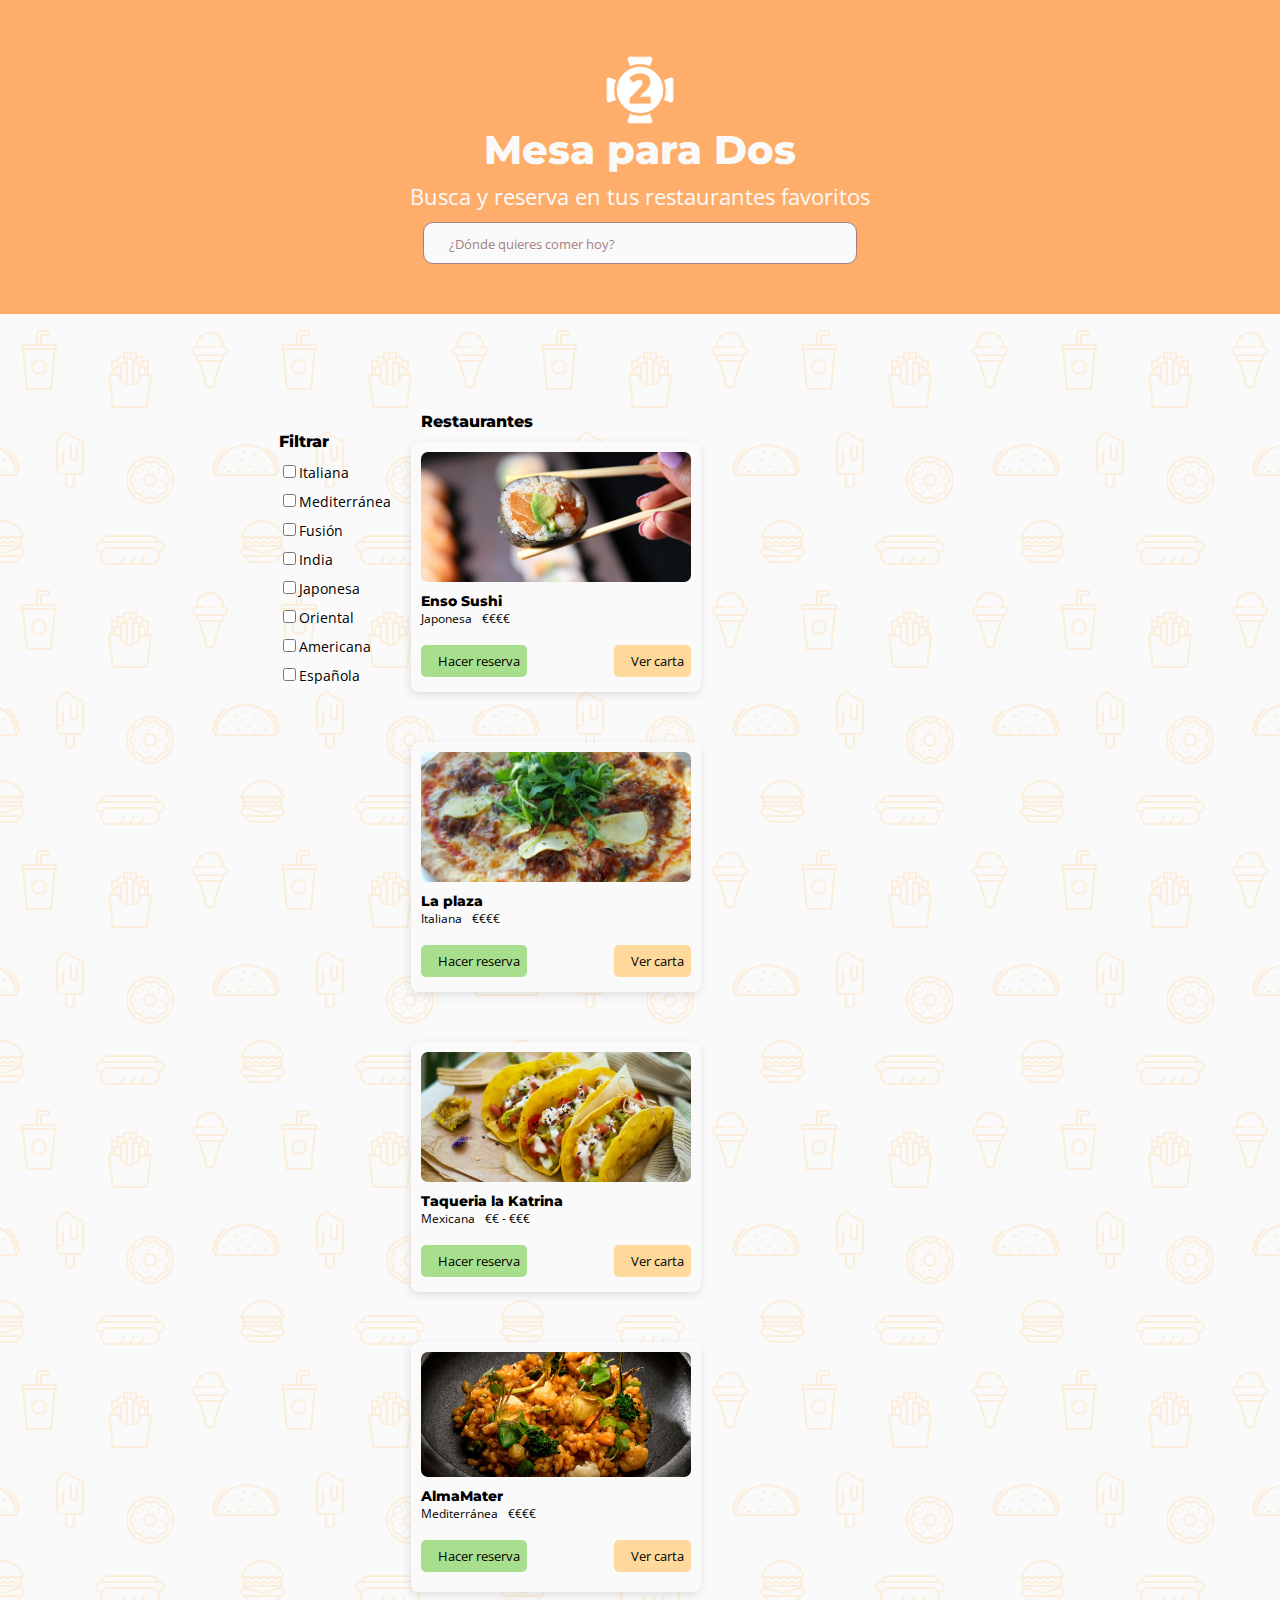
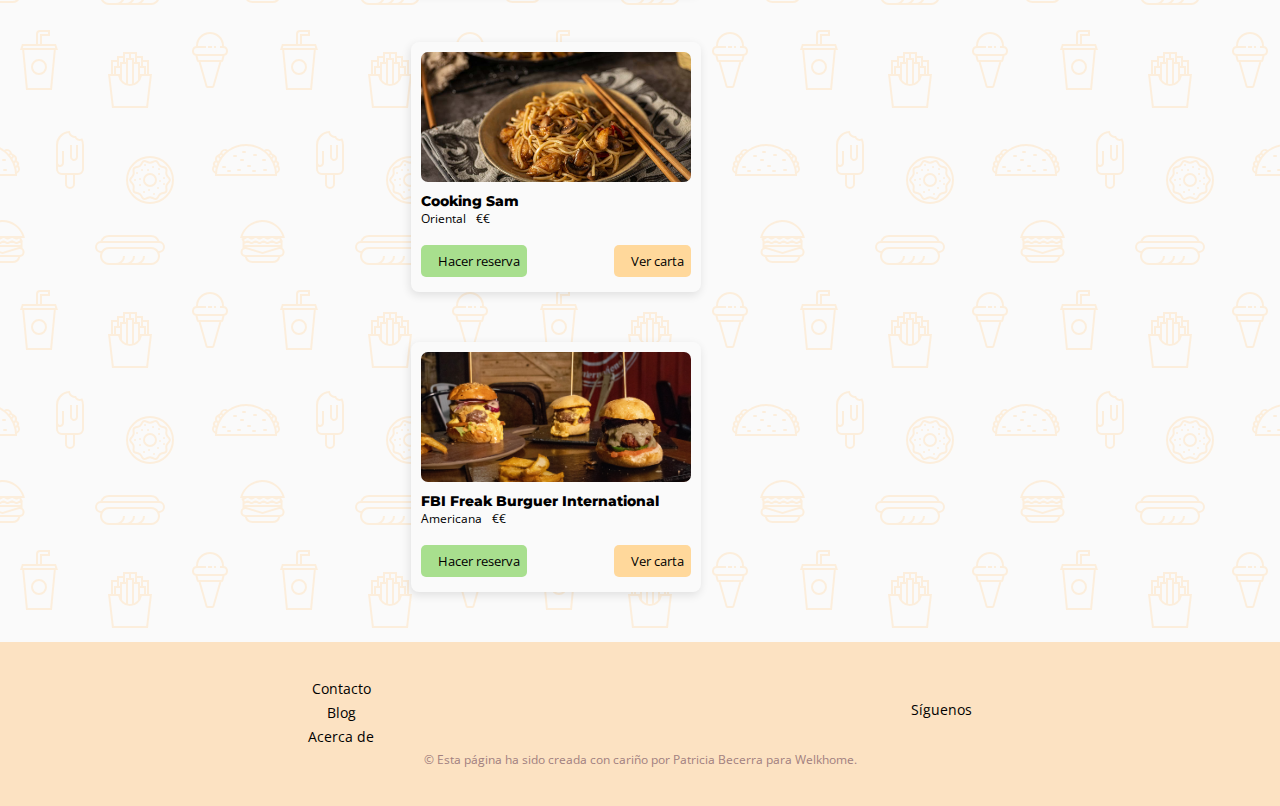
<file: docs/index.html>
<!doctype html><html lang="es"><head><meta charset="utf-8"/><link rel="icon" href="./mpd-logo-color.png"/><meta name="viewport" content="width=device-width,initial-scale=1"/><link rel="preconnect" href="https://fonts.googleapis.com"><link rel="preconnect" href="https://fonts.gstatic.com" crossorigin><link href="https://fonts.googleapis.com/css2?family=Montserrat:wght@600;700;800&family=Open+Sans:wght@300;400;500;600&display=swap" rel="stylesheet"><link rel="stylesheet" href="https://cdnjs.cloudflare.com/ajax/libs/font-awesome/6.2.1/css/all.min.css" integrity="sha512-MV7K8+y+gLIBoVD59lQIYicR65iaqukzvf/nwasF0nqhPay5w/9lJmVM2hMDcnK1OnMGCdVK+iQrJ7lzPJQd1w==" crossorigin="anonymous" referrerpolicy="no-referrer"/><title>Mesa para dos</title><script defer="defer" src="./static/js/main.37872ef1.js"></script><link href="./static/css/main.d0c02cdb.css" rel="stylesheet"></head><body><noscript>You need to enable JavaScript to run this app.</noscript><div id="root"></div></body></html>
</file>
<file: docs/static/css/main.d0c02cdb.css>
a,abbr,acronym,address,applet,article,aside,audio,b,big,blockquote,body,canvas,caption,center,cite,code,dd,del,details,dfn,div,dl,dt,em,embed,fieldset,figcaption,figure,footer,form,h1,h2,h3,h4,h5,h6,header,hgroup,html,i,iframe,img,ins,kbd,label,legend,li,mark,menu,nav,object,ol,output,p,pre,q,ruby,s,samp,section,small,span,strike,strong,sub,summary,sup,table,tbody,td,tfoot,th,thead,time,tr,tt,u,ul,var,video{border:0;font-size:100%;font:inherit;margin:0;padding:0;vertical-align:initial}article,aside,details,figcaption,figure,footer,header,hgroup,menu,nav,section{display:block}body{line-height:1}ol,ul{list-style:none}blockquote,q{quotes:none}blockquote:after,blockquote:before,q:after,q:before{content:"";content:none}table{border-collapse:collapse;border-spacing:0}html{font-size:62.5%}.landing__content{align-items:center;display:flex;flex-direction:column;min-height:60vh;padding:0 5rem}@media (min-width:1080px){.landing__content{align-items:start;flex-direction:row;gap:2rem;justify-content:center;min-height:100vh;padding:10rem 20rem 0}.landing__content--restaurants{display:flex;flex-wrap:wrap;gap:0 5rem;width:30%;width:67%}}.landing__content--restaurants--title{display:flex;font-family:Montserrat,sans-serif;font-size:1.6rem;font-weight:800;min-height:5%;padding-bottom:1.2rem;width:90%}.landing__content--restaurants--icon{font-size:1.5rem;padding-right:1rem}.no-results-message{color:#a18080;font-family:Open Sans,sans-serif;font-size:1.5rem;padding:2rem;text-align:center}@media (min-width:1080px){.no-results-message{font-size:2rem;padding:2rem 0 0}}.header{align-items:center;background-color:#ffad6a;display:flex;flex-direction:column;justify-content:center;padding:2rem 0}@media (min-width:1080px){.header{padding:5rem 0}}.header__logo{height:5rem}@media (min-width:1080px){.header__logo{height:8rem}}.header__title{color:#fafafa;font-family:Montserrat,sans-serif;font-size:2.4rem;font-weight:800}@media (min-width:1080px){.header__title{font-size:4rem}}.header__subtitle{color:#fafafa;font-family:Open Sans,sans-serif;font-size:1.8rem;padding:1.5rem 0;text-align:center}@media (min-width:1080px){.header__subtitle{font-size:2.2rem;padding:1.5rem 0}}.header__finder{align-items:center;background-color:#fafafa;border:1px solid #a18080;border-radius:.5rem;display:flex;height:2.4rem;justify-content:center;padding:.1rem}@media (min-width:1080px){.header__finder{border-radius:1rem;height:3rem;padding:.5rem}}.header__finder--icon{color:#a18080;font-size:1.6rem;padding-left:1rem}.header__finder--input{background-color:inherit;border:none;font-family:Open Sans,sans-serif;font-size:1.3rem;padding-left:1rem;width:25rem}@media (min-width:1080px){.header__finder--input{font-size:1.5rem;width:40rem}}.header__finder--input::-webkit-input-placeholder{color:#a18080;font-size:1.3rem}.header__finder--input::placeholder{color:#a18080;font-size:1.3rem}.header__finder--input:focus{outline:none}.filter{grid-gap:.5rem;align-items:center;display:grid;gap:.5rem;grid-template-columns:32% 39% 28%;justify-content:center;margin:2rem 0}@media (min-width:1080px){.filter{align-items:start;display:flex;flex-direction:column;gap:1rem}}.filter__legend{font-family:Montserrat,sans-serif;font-size:1.6rem;font-weight:800;padding-bottom:1.2rem}.filter__icon{font-size:1.3rem}.filter__options{font-family:Open Sans,sans-serif;font-size:1.4rem}.restaurantCard{align-items:center;background-color:#fafafa;border-radius:.8rem;box-shadow:-1px 3px 10px 0 rgba(0,0,0,.11);display:flex;flex-direction:column;height:22rem;margin-bottom:5rem;padding:1rem 1rem 2rem;width:27rem}.restaurantCard__img{border-radius:.7rem;height:13rem;object-fit:cover;width:27rem}.restaurantCard__text{padding-top:1.2rem;text-align:left;width:100%}.restaurantCard__text--title{font-family:Montserrat,sans-serif;font-size:1.4rem;font-weight:800}.restaurantCard__text--info{display:flex;gap:1rem;padding:.5rem 0 2rem}.restaurantCard__text--info--p{font-family:Open Sans,sans-serif;font-size:1.2rem}.restaurantCard__buttons{display:flex;justify-content:space-between;width:100%}.restaurantCard__buttons--reservation{background-color:#a8df8e;border:none;border-radius:.5rem;cursor:pointer;font-family:Open Sans,sans-serif;padding:.7rem}.restaurantCard__buttons--reservation:hover{background-color:#71b452;font-weight:800}.restaurantCard__buttons--reservation--i{padding-right:1rem}.restaurantCard__buttons--menu{background-color:#ffd89b;border:none;border-radius:.5rem;cursor:pointer;font-family:Open Sans,sans-serif;padding:.7rem}.restaurantCard__buttons--menu:hover{background-color:#ffad6a;font-weight:800}.restaurantCard__buttons--menu--i{padding-right:1rem}.modal{background-color:#0006;height:100vh;left:0;position:fixed;top:0;width:100vw}.modal__content{align-items:center;background-color:#fff;border-radius:1rem;display:flex;flex-direction:column;height:95%;justify-content:center;margin:0 auto;padding:1.5rem;width:80%}@media (min-width:1080px){.modal__content{align-items:start;display:grid;grid-template-columns:35% 60% 5%;grid-template-rows:5% 85% 10%;height:45rem;margin:20rem auto;padding:4rem;width:90rem}}.modal__info{align-items:center;display:flex;flex-direction:column;justify-content:center}@media (min-width:1080px){.modal__info{align-items:start;grid-column:1;grid-row:1/3}}.modal__info--title{font-family:Montserrat,sans-serif;font-size:1.6rem;font-weight:800}.modal__info--subtitle{display:inline-block;font-family:Open Sans,sans-serif;font-size:1.3rem;padding:.5rem 1rem 1rem 0}.modal__info--image{border-radius:.7rem;height:13rem;object-fit:cover;width:27rem}.modal__info--button{background-color:#ffd89b;border:none;border-radius:.5rem;cursor:pointer;font-family:Open Sans,sans-serif;margin-top:1rem;padding:.7rem}.modal__info--button:hover{background-color:#ffad6a;font-weight:800}.modal__info--button--i{padding-right:1rem}.modal__form{display:flex;flex-direction:column}@media (min-width:1080px){.modal__form{grid-column:2;grid-row:2/3}}.modal__form--legend{font-family:Montserrat,sans-serif;font-size:1.8rem;font-weight:800;padding:2rem 0}@media (min-width:1080px){.modal__form--legend{font-size:2.1rem;padding-bottom:2rem}}.modal__form--label{font-family:Montserrat,sans-serif;font-size:1.4rem;font-weight:600;padding-bottom:.5rem}.modal__form--input{border:.1rem solid #b7bec8;border-radius:.8rem;font-family:Open Sans,sans-serif;font-size:1.4rem;height:3rem;margin-bottom:1rem;padding-left:1rem}.modal__form--input::-webkit-input-placeholder{color:#b7bec8;font-size:1.2rem}.modal__form--input::placeholder{color:#b7bec8;font-size:1.2rem}.modal__form--date{align-items:center;display:flex;flex-wrap:wrap;gap:1rem;justify-content:space-around}@media (min-width:1080px){.modal__form--date{border:.1rem solid #b7bec8;border-radius:.8rem;font-size:2rem;gap:0;height:3rem;margin-bottom:4rem;padding:0 1rem;width:96%}}.modal__form--date--input{border:.1rem solid #b7bec8;border-radius:.8rem;font-family:Open Sans,sans-serif;padding:0 1rem}@media (min-width:1080px){.modal__form--date--input{border:none}}.modal__form--date .customers{width:30rem}.modal__form--date .fa-user{display:none}@media (min-width:1080px){.modal__form--date .fa-user{display:inherit;font-size:1.4rem}}.modal__form--customer{display:flex;flex-direction:column}.modal__form--submit{background-color:#a8df8e;border:none;border-radius:.5rem;cursor:pointer;font-family:Open Sans,sans-serif;grid-column:2;grid-row:3;justify-self:right;padding:1rem;width:6rem}.modal__form--submit:hover{background-color:#71b452;font-weight:800}.modal__close-btn{background-color:#fff;border:none;cursor:pointer;grid-column:3/3}.modal__close-btn .fa-xmark{font-size:2rem}.modal__close-btn .fa-xmark:hover{color:#ffad6a;font-weight:800}.footer{align-items:center;background-color:#fce2c2;display:flex;flex-direction:column;justify-content:center;padding:2rem;text-align:center}@media (min-width:1080px){.footer{flex-direction:row;flex-wrap:wrap;justify-content:space-around;padding:4rem}}.footer__info{display:flex;flex-direction:column;font-family:Open Sans,sans-serif;font-size:1.4rem}.footer__info :hover{color:#a18080;font-weight:800}.footer__info--item{cursor:pointer;padding-bottom:1rem}.footer__sm{display:block}.footer__sm :hover{color:#a18080}.footer__sm--title{font-family:Open Sans,sans-serif;font-size:1.4rem;width:100%}.footer__sm--icon{cursor:pointer;font-size:1.6rem;padding-right:1rem;padding-top:1rem}.footer__copy{color:#a18080;font-family:Open Sans,sans-serif;font-size:1.2rem;padding:2rem;text-align:center}@media (min-width:1080px){.footer__copy{padding:0;width:100%}}body{background-color:#fafafa;background-image:url("data:image/svg+xml;charset=utf-8,%3Csvg xmlns='http://www.w3.org/2000/svg' width='260' height='260'%3E%3Cg fill='%23ffddb0' fill-opacity='.4' fill-rule='evenodd'%3E%3Cpath d='M24.37 16c.2.65.39 1.32.54 2h-3.74l1.17 2.34.45.9-.24.11V28a5 5 0 0 1-2.23 8.94l-.02.06a8 8 0 0 1-7.75 6h-20a8 8 0 0 1-7.74-6l-.02-.06A5 5 0 0 1-17.45 28v-6.76l-.79-1.58-.44-.9.9-.44.63-.32H-20a23.01 23.01 0 0 1 44.37-2zm-36.82 2a1 1 0 0 0-.44.1l-3.1 1.56.89 1.79 1.31-.66a3 3 0 0 1 2.69 0l2.2 1.1a1 1 0 0 0 .9 0l2.21-1.1a3 3 0 0 1 2.69 0l2.2 1.1a1 1 0 0 0 .9 0l2.21-1.1a3 3 0 0 1 2.69 0l2.2 1.1a1 1 0 0 0 .86.02l2.88-1.27a3 3 0 0 1 2.43 0l2.88 1.27a1 1 0 0 0 .85-.02l3.1-1.55-.89-1.79-1.42.71a3 3 0 0 1-2.56.06l-2.77-1.23a1 1 0 0 0-.4-.09h-.01a1 1 0 0 0-.4.09l-2.78 1.23a3 3 0 0 1-2.56-.06l-2.3-1.15a1 1 0 0 0-.45-.11h-.01a1 1 0 0 0-.44.1L.9 19.22a3 3 0 0 1-2.69 0l-2.2-1.1a1 1 0 0 0-.45-.11h-.01a1 1 0 0 0-.44.1l-2.21 1.11a3 3 0 0 1-2.69 0l-2.2-1.1a1 1 0 0 0-.45-.11h-.01zm0-2h-4.9a21.01 21.01 0 0 1 39.61 0h-2.09l-.06-.13-.26.13h-32.31zm30.35 7.68 1.36-.68h1.3v2h-36v-1.15l.34-.17 1.36-.68h2.59l1.36.68a3 3 0 0 0 2.69 0l1.36-.68h2.59l1.36.68a3 3 0 0 0 2.69 0L2.26 23h2.59l1.36.68a3 3 0 0 0 2.56.06l1.67-.74h3.23l1.67.74a3 3 0 0 0 2.56-.06zM-13.82 27l16.37 4.91L18.93 27h-32.75zm-.63 2h.34l16.66 5 16.67-5h.33a3 3 0 1 1 0 6h-34a3 3 0 1 1 0-6zm1.35 8a6 6 0 0 0 5.65 4h20a6 6 0 0 0 5.66-4H-13.1zM284.37 16c.2.65.39 1.32.54 2h-3.74l1.17 2.34.45.9-.24.11V28a5 5 0 0 1-2.23 8.94l-.02.06a8 8 0 0 1-7.75 6h-20a8 8 0 0 1-7.74-6l-.02-.06a5 5 0 0 1-2.24-8.94v-6.76l-.79-1.58-.44-.9.9-.44.63-.32H240a23.01 23.01 0 0 1 44.37-2zm-36.82 2a1 1 0 0 0-.44.1l-3.1 1.56.89 1.79 1.31-.66a3 3 0 0 1 2.69 0l2.2 1.1a1 1 0 0 0 .9 0l2.21-1.1a3 3 0 0 1 2.69 0l2.2 1.1a1 1 0 0 0 .9 0l2.21-1.1a3 3 0 0 1 2.69 0l2.2 1.1a1 1 0 0 0 .86.02l2.88-1.27a3 3 0 0 1 2.43 0l2.88 1.27a1 1 0 0 0 .85-.02l3.1-1.55-.89-1.79-1.42.71a3 3 0 0 1-2.56.06l-2.77-1.23a1 1 0 0 0-.4-.09h-.01a1 1 0 0 0-.4.09l-2.78 1.23a3 3 0 0 1-2.56-.06l-2.3-1.15a1 1 0 0 0-.45-.11h-.01a1 1 0 0 0-.44.1l-2.21 1.11a3 3 0 0 1-2.69 0l-2.2-1.1a1 1 0 0 0-.45-.11h-.01a1 1 0 0 0-.44.1l-2.21 1.11a3 3 0 0 1-2.69 0l-2.2-1.1a1 1 0 0 0-.45-.11h-.01zm0-2h-4.9a21.01 21.01 0 0 1 39.61 0h-2.09l-.06-.13-.26.13h-32.31zm30.35 7.68 1.36-.68h1.3v2h-36v-1.15l.34-.17 1.36-.68h2.59l1.36.68a3 3 0 0 0 2.69 0l1.36-.68h2.59l1.36.68a3 3 0 0 0 2.69 0l1.36-.68h2.59l1.36.68a3 3 0 0 0 2.56.06l1.67-.74h3.23l1.67.74a3 3 0 0 0 2.56-.06zM246.18 27l16.37 4.91L278.93 27h-32.75zm-.63 2h.34l16.66 5 16.67-5h.33a3 3 0 1 1 0 6h-34a3 3 0 1 1 0-6zm1.35 8a6 6 0 0 0 5.65 4h20a6 6 0 0 0 5.66-4H246.9zM159.5 21.02A9 9 0 0 0 151 15h-42a9 9 0 0 0-8.5 6.02 6 6 0 0 0 .02 11.96A8.99 8.99 0 0 0 109 45h42a9 9 0 0 0 8.48-12.02 6 6 0 0 0 .02-11.96zM151 17h-42a7 7 0 0 0-6.33 4h54.66a7 7 0 0 0-6.33-4zm-9.34 26a8.98 8.98 0 0 0 3.34-7h-2a7 7 0 0 1-7 7h-4.34a8.98 8.98 0 0 0 3.34-7h-2a7 7 0 0 1-7 7h-4.34a8.98 8.98 0 0 0 3.34-7h-2a7 7 0 0 1-7 7h-7a7 7 0 1 1 0-14h42a7 7 0 1 1 0 14h-9.34zM109 27a9 9 0 0 0-7.48 4H101a4 4 0 1 1 0-8h58a4 4 0 0 1 0 8h-.52a9 9 0 0 0-7.48-4h-42zM39 115a8 8 0 1 0 0-16 8 8 0 0 0 0 16zm6-8a6 6 0 1 1-12 0 6 6 0 0 1 12 0zm-3-29v-2h8v-6H40a4 4 0 0 0-4 4v10H22l-1.33 4-.67 2h2.19L26 130h26l3.81-40H58l-.67-2L56 84H42v-6zm-4-4v10h2V74h8v-2h-8a2 2 0 0 0-2 2zm2 12h14.56l.67 2H22.77l.67-2H40zm13.8 4H24.2l3.62 38h22.36l3.62-38zM129 92h-6v4h-6v4h-6v14h-3l.24 2 3.76 32h36l3.76-32 .24-2h-3v-14h-6v-4h-6v-4h-8zm18 22v-12h-4v4h3v8h1zm-3 0v-6h-4v6h4zm-6 6v-16h-4v19.17c1.6-.7 2.97-1.8 4-3.17zm-6 3.8V100h-4v23.8a10.04 10.04 0 0 0 4 0zm-6-.63V104h-4v16a10.04 10.04 0 0 0 4 3.17zm-6-9.17v-6h-4v6h4zm-6 0v-8h3v-4h-4v12h1zm27-12v-4h-4v4h3v4h1v-4zm-6 0v-8h-4v4h3v4h1zm-6-4v-4h-4v8h1v-4h3zm-6 4v-4h-4v8h1v-4h3zm7 24a12 12 0 0 0 11.83-10h7.92l-3.53 30h-32.44l-3.53-30h7.92A12 12 0 0 0 130 126zM212 86v2h-4v-2h4zm4 0h-2v2h2v-2zm-20 0v.1a5 5 0 0 0-.56 9.65l.06.25 1.12 4.48a2 2 0 0 0 1.94 1.52h.01l7.02 24.55a2 2 0 0 0 1.92 1.45h4.98a2 2 0 0 0 1.92-1.45l7.02-24.55a2 2 0 0 0 1.95-1.52L224.5 96l.06-.25a5 5 0 0 0-.56-9.65V86a14 14 0 0 0-28 0zm4 0h6v2h-9a3 3 0 1 0 0 6h26a3 3 0 1 0 0-6h-3v-2h2a12 12 0 1 0-24 0h2zm-1.44 14-1-4h24.88l-1 4h-22.88zm8.95 26-6.86-24h18.7l-6.86 24h-4.98zM150 242a22 22 0 1 0 0-44 22 22 0 0 0 0 44zm24-22a24 24 0 1 1-48 0 24 24 0 0 1 48 0zm-28.38 17.73 2.04-.87a6 6 0 0 1 4.68 0l2.04.87a2 2 0 0 0 2.5-.82l1.14-1.9a6 6 0 0 1 3.79-2.75l2.15-.5a2 2 0 0 0 1.54-2.12l-.19-2.2a6 6 0 0 1 1.45-4.46l1.45-1.67a2 2 0 0 0 0-2.62l-1.45-1.67a6 6 0 0 1-1.45-4.46l.2-2.2a2 2 0 0 0-1.55-2.13l-2.15-.5a6 6 0 0 1-3.8-2.75l-1.13-1.9a2 2 0 0 0-2.5-.8l-2.04.86a6 6 0 0 1-4.68 0l-2.04-.87a2 2 0 0 0-2.5.82l-1.14 1.9a6 6 0 0 1-3.79 2.75l-2.15.5a2 2 0 0 0-1.54 2.12l.19 2.2a6 6 0 0 1-1.45 4.46l-1.45 1.67a2 2 0 0 0 0 2.62l1.45 1.67a6 6 0 0 1 1.45 4.46l-.2 2.2a2 2 0 0 0 1.55 2.13l2.15.5a6 6 0 0 1 3.8 2.75l1.13 1.9a2 2 0 0 0 2.5.8zm2.82.97a4 4 0 0 1 3.12 0l2.04.87a4 4 0 0 0 4.99-1.62l1.14-1.9a4 4 0 0 1 2.53-1.84l2.15-.5a4 4 0 0 0 3.09-4.24l-.2-2.2a4 4 0 0 1 .97-2.98l1.45-1.67a4 4 0 0 0 0-5.24l-1.45-1.67a4 4 0 0 1-.97-2.97l.2-2.2a4 4 0 0 0-3.09-4.25l-2.15-.5a4 4 0 0 1-2.53-1.84l-1.14-1.9a4 4 0 0 0-5-1.62l-2.03.87a4 4 0 0 1-3.12 0l-2.04-.87a4 4 0 0 0-4.99 1.62l-1.14 1.9a4 4 0 0 1-2.53 1.84l-2.15.5a4 4 0 0 0-3.09 4.24l.2 2.2a4 4 0 0 1-.97 2.98l-1.45 1.67a4 4 0 0 0 0 5.24l1.45 1.67a4 4 0 0 1 .97 2.97l-.2 2.2a4 4 0 0 0 3.09 4.25l2.15.5a4 4 0 0 1 2.53 1.84l1.14 1.9a4 4 0 0 0 5 1.62l2.03-.87zM152 207a1 1 0 1 1 2 0 1 1 0 0 1-2 0zm6 2a1 1 0 1 1 2 0 1 1 0 0 1-2 0zm-11 1a1 1 0 1 1 2 0 1 1 0 0 1-2 0zm-6 0a1 1 0 1 1 2 0 1 1 0 0 1-2 0zm3-5a1 1 0 1 1 2 0 1 1 0 0 1-2 0zm-8 8a1 1 0 1 1 2 0 1 1 0 0 1-2 0zm3 6a1 1 0 1 1 2 0 1 1 0 0 1-2 0zm0 6a1 1 0 1 1 2 0 1 1 0 0 1-2 0zm4 7a1 1 0 1 1 2 0 1 1 0 0 1-2 0zm5-2a1 1 0 1 1 2 0 1 1 0 0 1-2 0zm5 4a1 1 0 1 1 2 0 1 1 0 0 1-2 0zm4-6a1 1 0 1 1 2 0 1 1 0 0 1-2 0zm6-4a1 1 0 1 1 2 0 1 1 0 0 1-2 0zm-4-3a1 1 0 1 1 2 0 1 1 0 0 1-2 0zm4-3a1 1 0 1 1 2 0 1 1 0 0 1-2 0zm-5-4a1 1 0 1 1 2 0 1 1 0 0 1-2 0zm-24 6a1 1 0 1 1 2 0 1 1 0 0 1-2 0zm16 5a5 5 0 1 0 0-10 5 5 0 0 0 0 10zm7-5a7 7 0 1 1-14 0 7 7 0 0 1 14 0zm86-29a1 1 0 0 0 0 2h2a1 1 0 0 0 0-2h-2zm19 9a1 1 0 0 1 1-1h2a1 1 0 0 1 0 2h-2a1 1 0 0 1-1-1zm-14 5a1 1 0 0 0 0 2h2a1 1 0 0 0 0-2h-2zm-25 1a1 1 0 0 0 0 2h2a1 1 0 0 0 0-2h-2zm5 4a1 1 0 0 0 0 2h2a1 1 0 0 0 0-2h-2zm9 0a1 1 0 0 1 1-1h2a1 1 0 0 1 0 2h-2a1 1 0 0 1-1-1zm15 1a1 1 0 0 1 1-1h2a1 1 0 0 1 0 2h-2a1 1 0 0 1-1-1zm12-2a1 1 0 0 0 0 2h2a1 1 0 0 0 0-2h-2zm-11-14a1 1 0 0 1 1-1h2a1 1 0 0 1 0 2h-2a1 1 0 0 1-1-1zm-19 0a1 1 0 0 0 0 2h2a1 1 0 0 0 0-2h-2zm6 5a1 1 0 0 1 1-1h2a1 1 0 0 1 0 2h-2a1 1 0 0 1-1-1zm-25 15c0-.47.01-.94.03-1.4a5 5 0 0 1-1.7-8 3.99 3.99 0 0 1 1.88-5.18 5 5 0 0 1 3.4-6.22 3 3 0 0 1 1.46-1.05 5 5 0 0 1 7.76-3.27A30.86 30.86 0 0 1 246 184c6.79 0 13.06 2.18 18.17 5.88a5 5 0 0 1 7.76 3.27 3 3 0 0 1 1.47 1.05 5 5 0 0 1 3.4 6.22 4 4 0 0 1 1.87 5.18 4.98 4.98 0 0 1-1.7 8c.02.46.03.93.03 1.4v1h-62v-1zm.83-7.17a30.9 30.9 0 0 0-.62 3.57 3 3 0 0 1-.61-4.2c.37.28.78.49 1.23.63zm1.49-4.61c-.36.87-.68 1.76-.96 2.68a2 2 0 0 1-.21-3.71c.33.4.73.75 1.17 1.03zm2.32-4.54c-.54.86-1.03 1.76-1.49 2.68a3 3 0 0 1-.07-4.67 3 3 0 0 0 1.56 1.99zm1.14-1.7c.35-.5.72-.98 1.1-1.46a1 1 0 1 0-1.1 1.45zm5.34-5.77c-1.03.86-2 1.79-2.9 2.77a3 3 0 0 0-1.11-.77 3 3 0 0 1 4-2zm42.66 2.77c-.9-.98-1.87-1.9-2.9-2.77a3 3 0 0 1 4.01 2 3 3 0 0 0-1.1.77zm1.34 1.54c.38.48.75.96 1.1 1.45a1 1 0 1 0-1.1-1.45zm3.73 5.84c-.46-.92-.95-1.82-1.5-2.68a3 3 0 0 0 1.57-1.99 3 3 0 0 1-.07 4.67zm1.8 4.53c-.29-.9-.6-1.8-.97-2.67.44-.28.84-.63 1.17-1.03a2 2 0 0 1-.2 3.7zm1.14 5.51c-.14-1.21-.35-2.4-.62-3.57.45-.14.86-.35 1.23-.63a2.99 2.99 0 0 1-.6 4.2zM275 214a29 29 0 0 0-57.97 0h57.96zM72.33 198.12c-.21-.32-.34-.7-.34-1.12v-12h-2v12a4.01 4.01 0 0 0 7.09 2.54c.57-.69.91-1.57.91-2.54v-12h-2v12a1.99 1.99 0 0 1-2 2 2 2 0 0 1-1.66-.88zM75 176c.38 0 .74-.04 1.1-.12a4 4 0 0 0 6.19 2.4A13.94 13.94 0 0 1 84 185v24a6 6 0 0 1-6 6h-3v9a5 5 0 1 1-10 0v-9h-3a6 6 0 0 1-6-6v-24a14 14 0 0 1 14-14 5 5 0 0 0 5 5zm-17 15v12a1.99 1.99 0 0 0 1.22 1.84 2 2 0 0 0 2.44-.72c.21-.32.34-.7.34-1.12v-12h2v12a3.98 3.98 0 0 1-5.35 3.77 3.98 3.98 0 0 1-.65-.3V209a4 4 0 0 0 4 4h16a4 4 0 0 0 4-4v-24c.01-1.53-.23-2.88-.72-4.17-.43.1-.87.16-1.28.17a6 6 0 0 1-5.2-3 7 7 0 0 1-6.47-4.88A12 12 0 0 0 58 185v6zm9 24v9a3 3 0 1 0 6 0v-9h-6zM-17 191a1 1 0 0 0 0 2h2a1 1 0 0 0 0-2h-2zm19 9a1 1 0 0 1 1-1h2a1 1 0 0 1 0 2H3a1 1 0 0 1-1-1zm-14 5a1 1 0 0 0 0 2h2a1 1 0 0 0 0-2h-2zm-25 1a1 1 0 0 0 0 2h2a1 1 0 0 0 0-2h-2zm5 4a1 1 0 0 0 0 2h2a1 1 0 0 0 0-2h-2zm9 0a1 1 0 0 1 1-1h2a1 1 0 0 1 0 2h-2a1 1 0 0 1-1-1zm15 1a1 1 0 0 1 1-1h2a1 1 0 0 1 0 2h-2a1 1 0 0 1-1-1zm12-2a1 1 0 0 0 0 2h2a1 1 0 0 0 0-2H4zm-11-14a1 1 0 0 1 1-1h2a1 1 0 0 1 0 2h-2a1 1 0 0 1-1-1zm-19 0a1 1 0 0 0 0 2h2a1 1 0 0 0 0-2h-2zm6 5a1 1 0 0 1 1-1h2a1 1 0 0 1 0 2h-2a1 1 0 0 1-1-1zm-25 15c0-.47.01-.94.03-1.4a5 5 0 0 1-1.7-8 3.99 3.99 0 0 1 1.88-5.18 5 5 0 0 1 3.4-6.22 3 3 0 0 1 1.46-1.05 5 5 0 0 1 7.76-3.27A30.86 30.86 0 0 1-14 184c6.79 0 13.06 2.18 18.17 5.88a5 5 0 0 1 7.76 3.27 3 3 0 0 1 1.47 1.05 5 5 0 0 1 3.4 6.22 4 4 0 0 1 1.87 5.18 4.98 4.98 0 0 1-1.7 8c.02.46.03.93.03 1.4v1h-62v-1zm.83-7.17a30.9 30.9 0 0 0-.62 3.57 3 3 0 0 1-.61-4.2c.37.28.78.49 1.23.63zm1.49-4.61c-.36.87-.68 1.76-.96 2.68a2 2 0 0 1-.21-3.71c.33.4.73.75 1.17 1.03zm2.32-4.54c-.54.86-1.03 1.76-1.49 2.68a3 3 0 0 1-.07-4.67 3 3 0 0 0 1.56 1.99zm1.14-1.7c.35-.5.72-.98 1.1-1.46a1 1 0 1 0-1.1 1.45zm5.34-5.77c-1.03.86-2 1.79-2.9 2.77a3 3 0 0 0-1.11-.77 3 3 0 0 1 4-2zm42.66 2.77c-.9-.98-1.87-1.9-2.9-2.77a3 3 0 0 1 4.01 2 3 3 0 0 0-1.1.77zm1.34 1.54c.38.48.75.96 1.1 1.45a1 1 0 1 0-1.1-1.45zm3.73 5.84c-.46-.92-.95-1.82-1.5-2.68a3 3 0 0 0 1.57-1.99 3 3 0 0 1-.07 4.67zm1.8 4.53c-.29-.9-.6-1.8-.97-2.67.44-.28.84-.63 1.17-1.03a2 2 0 0 1-.2 3.7zm1.14 5.51c-.14-1.21-.35-2.4-.62-3.57.45-.14.86-.35 1.23-.63a2.99 2.99 0 0 1-.6 4.2zM15 214a29 29 0 0 0-57.97 0h57.96z'/%3E%3C/g%3E%3C/svg%3E")}
/*# sourceMappingURL=main.d0c02cdb.css.map*/
</file>
